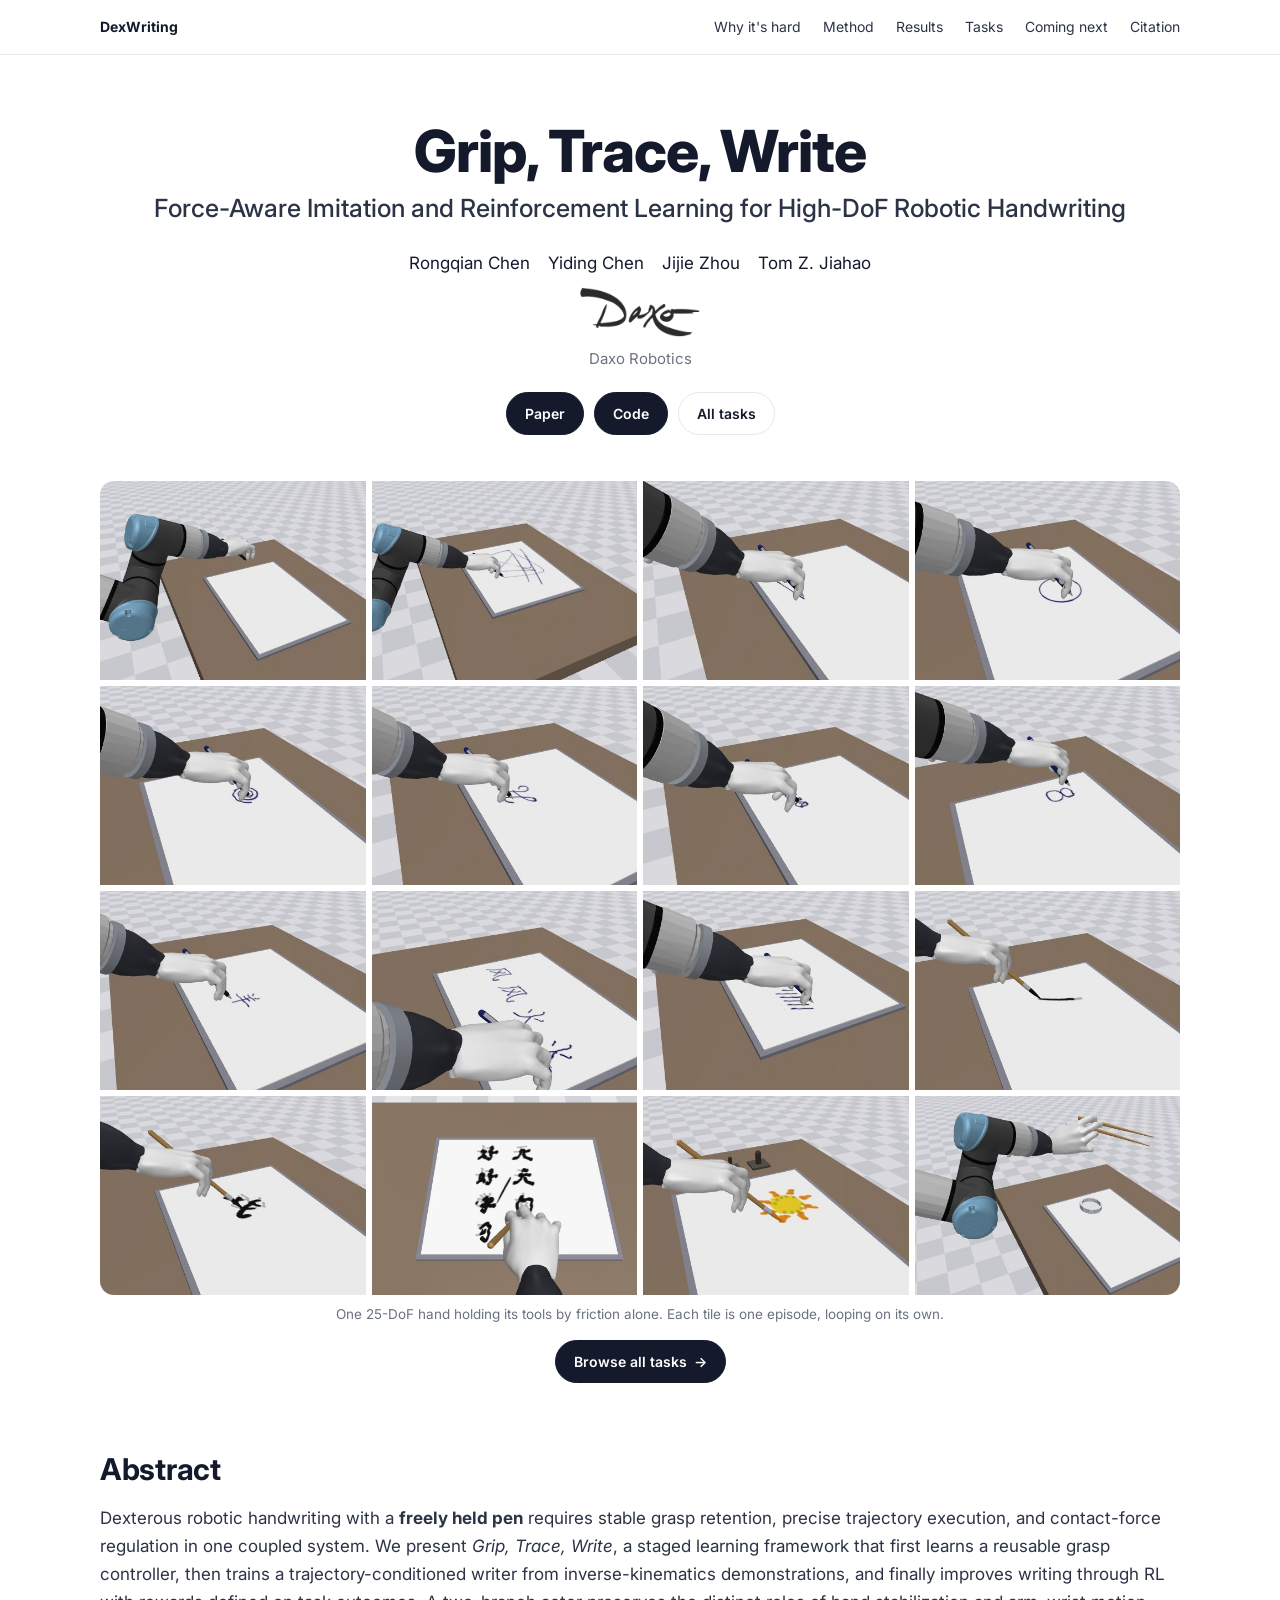
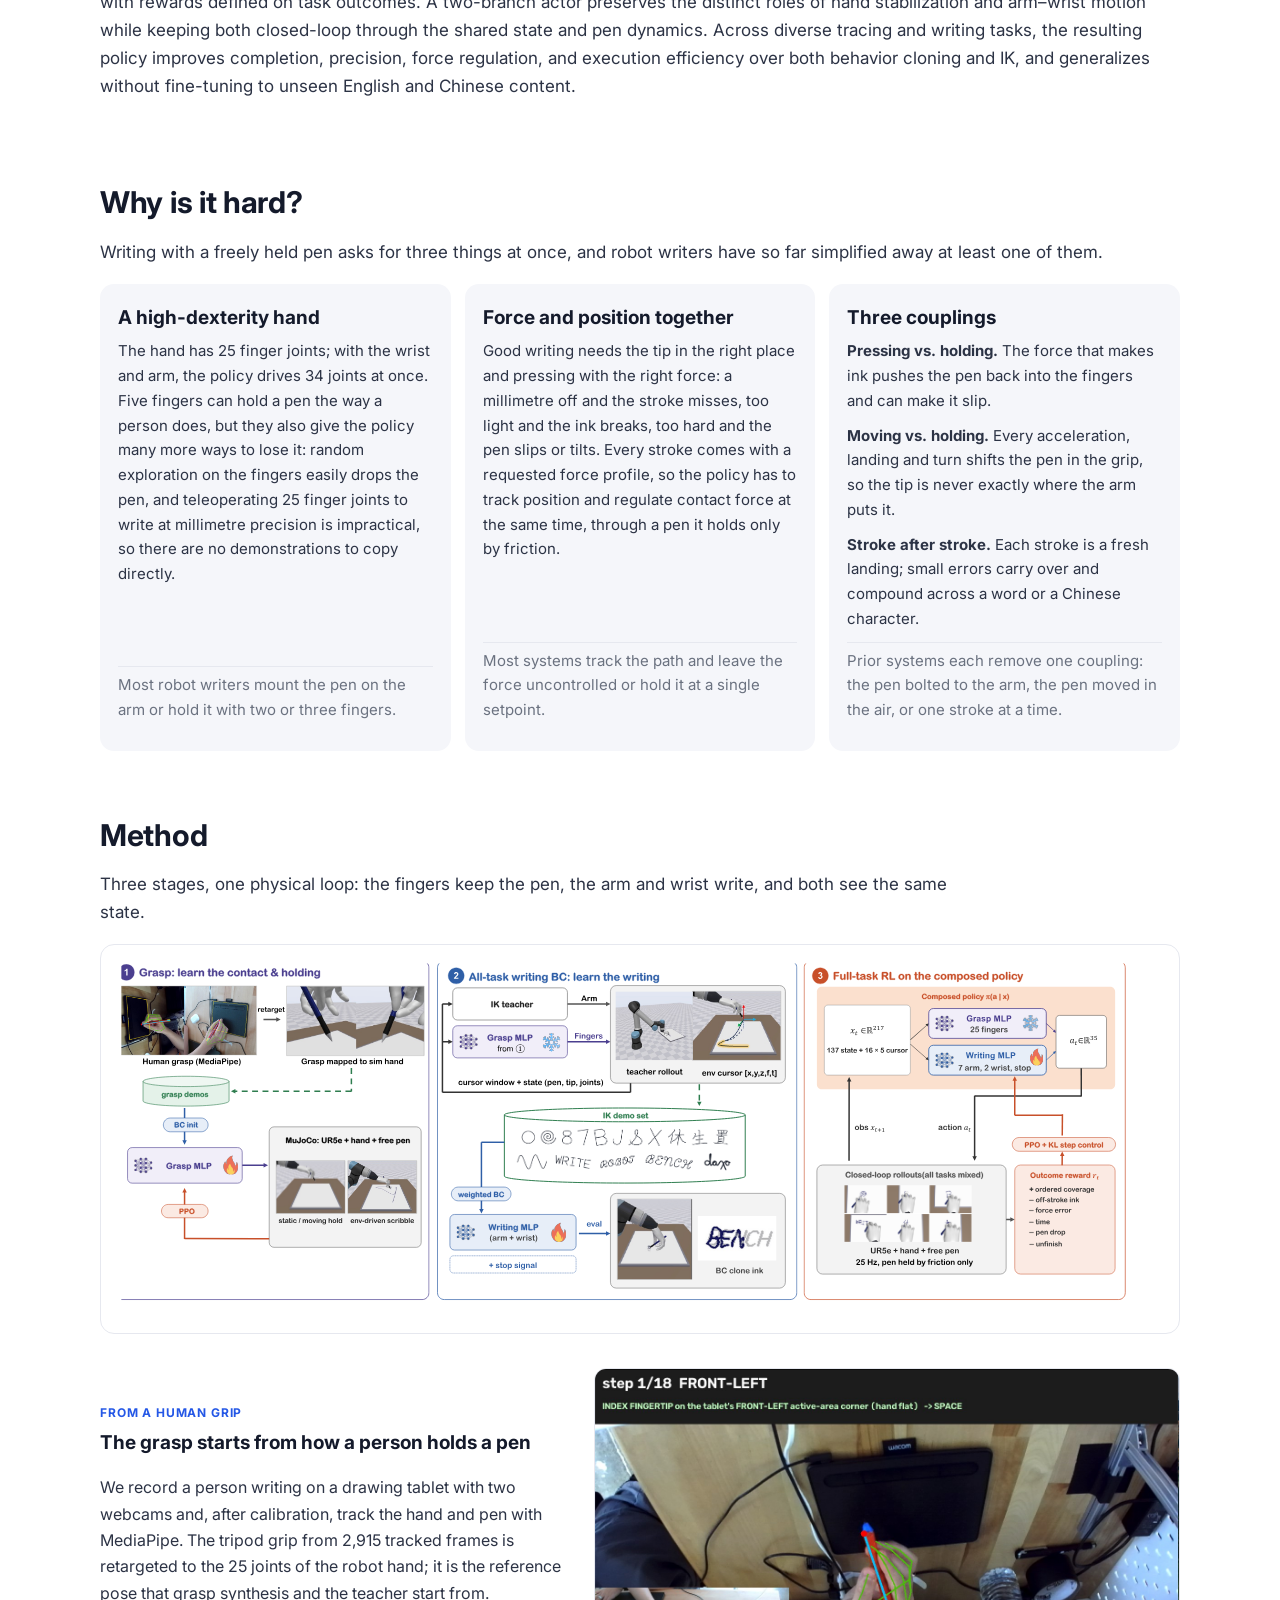
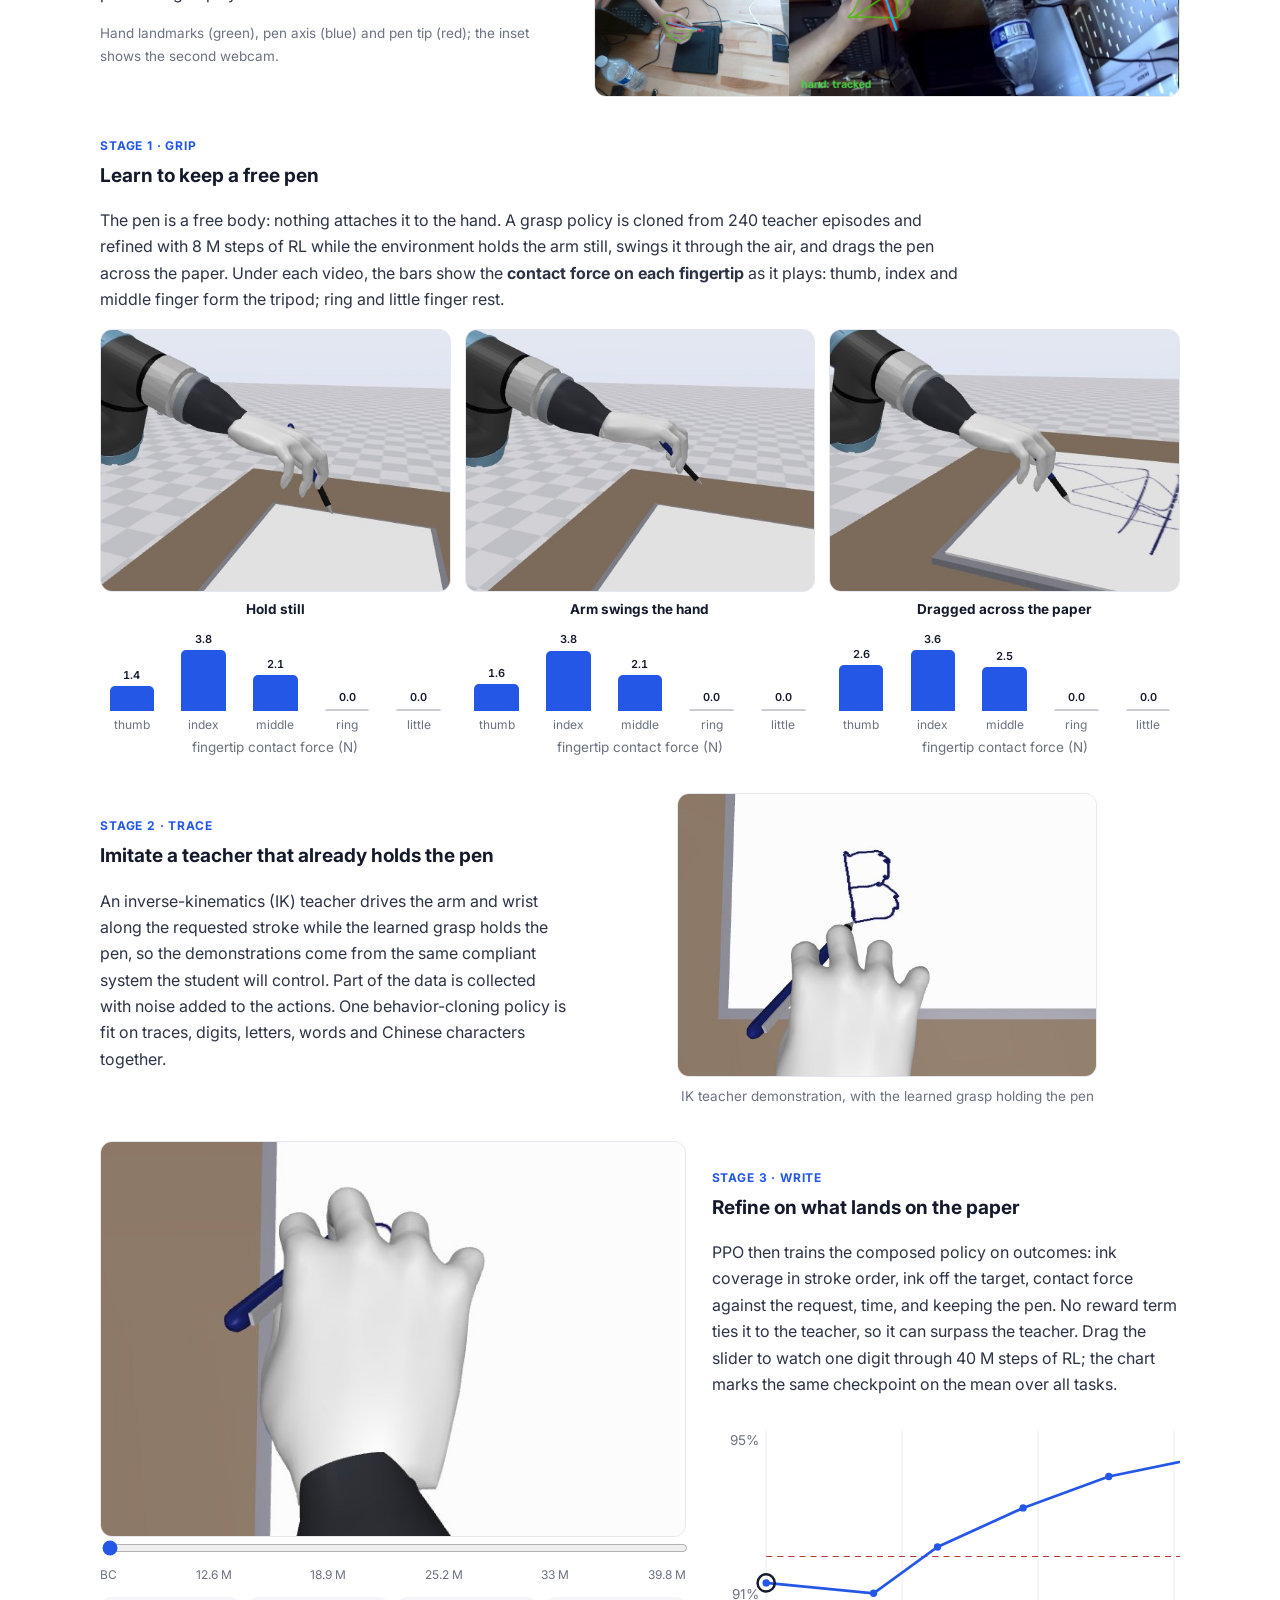
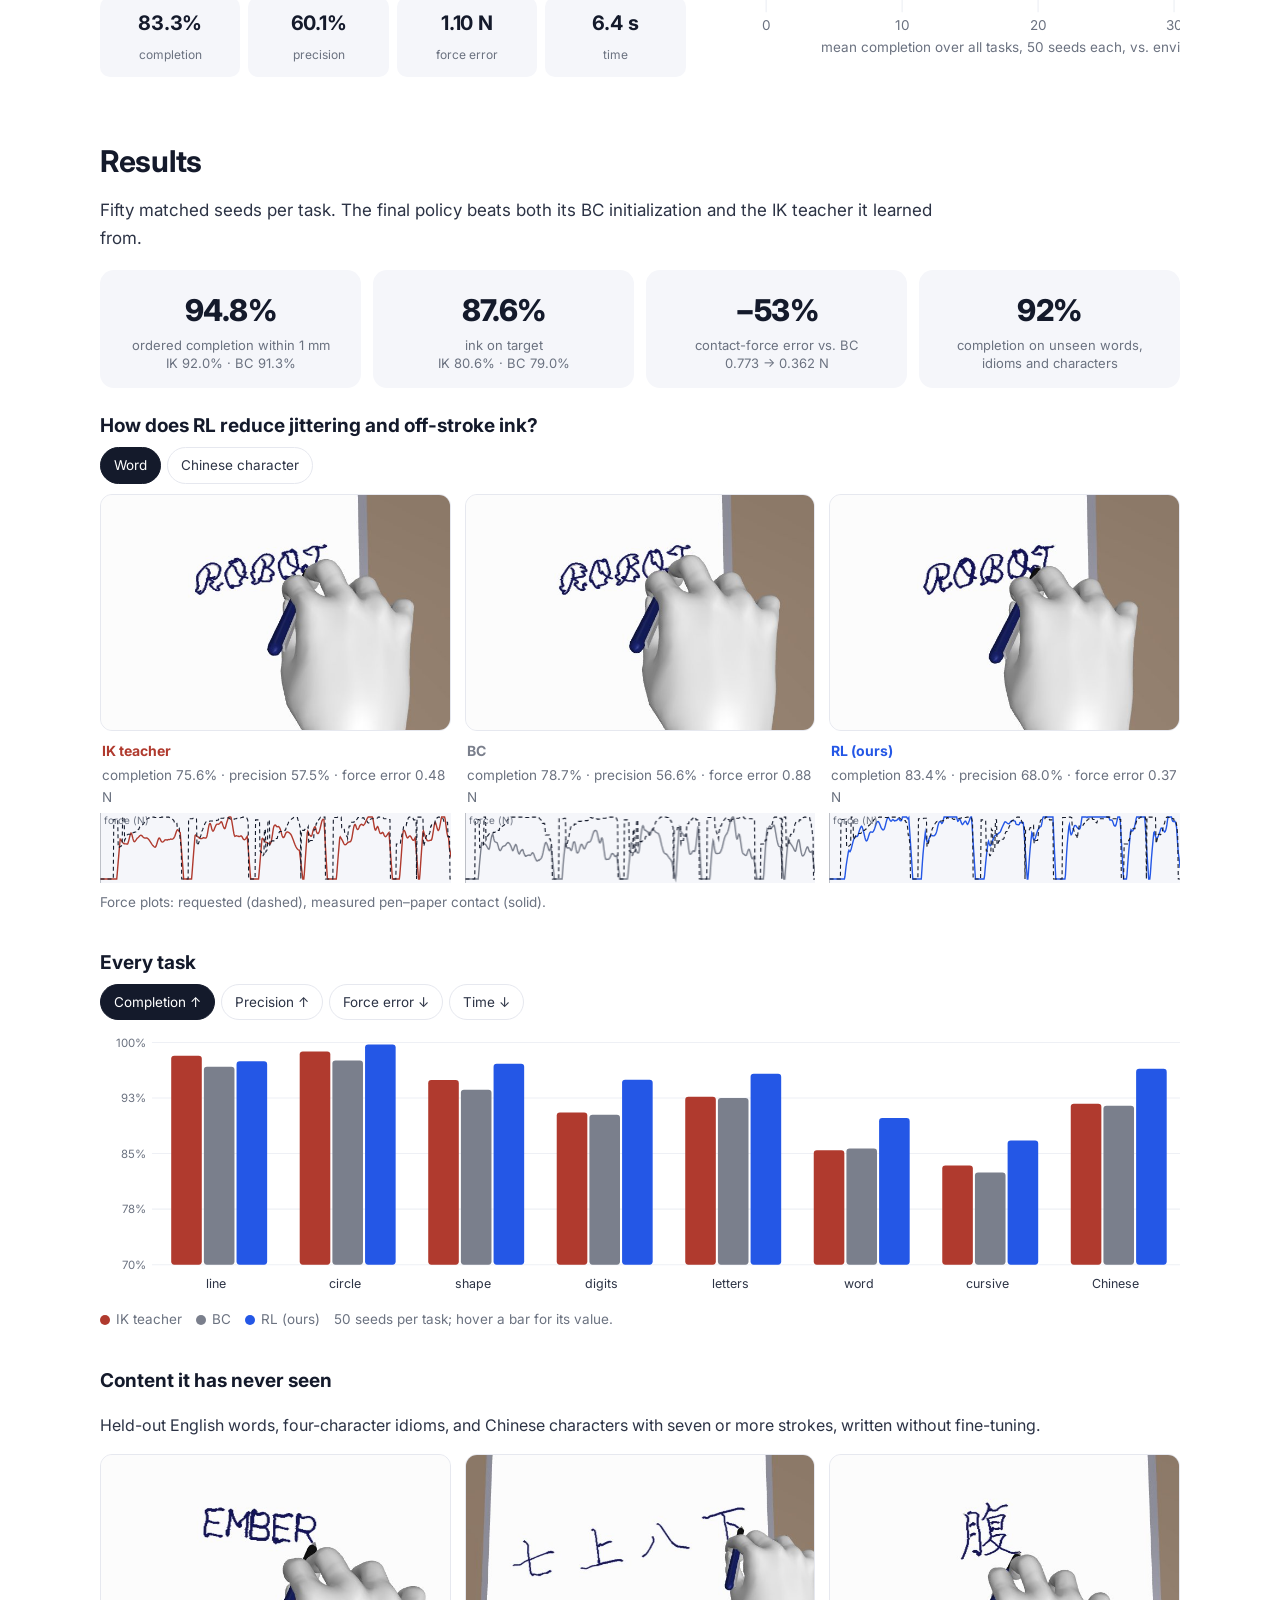
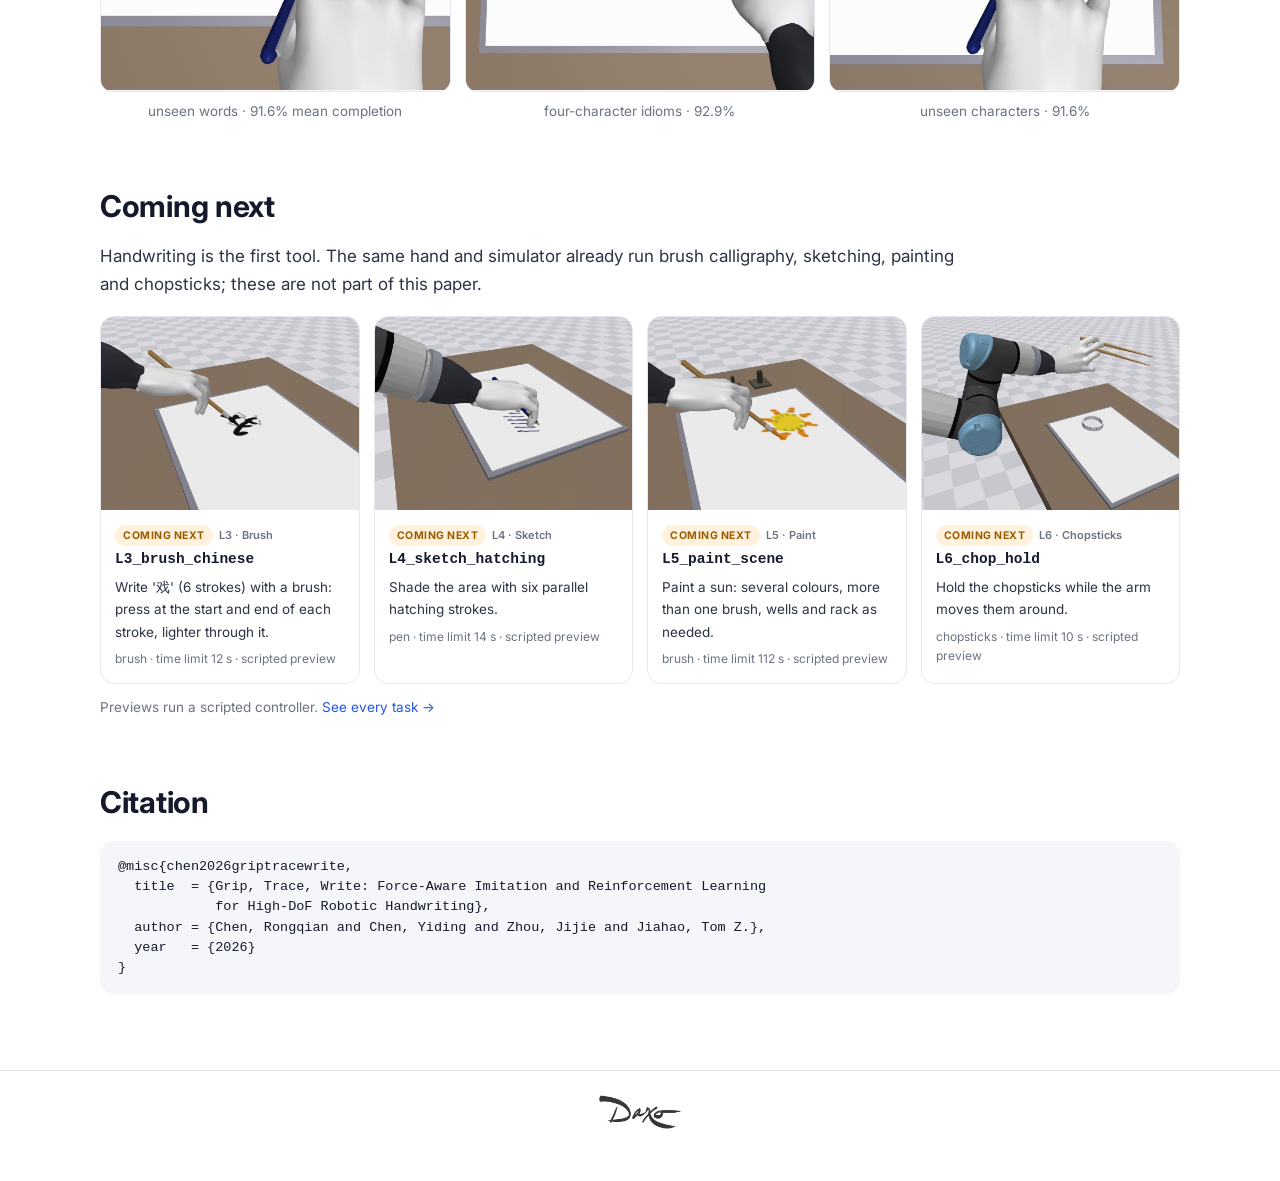
<file: website/site/index.html>
<!doctype html>
<html lang="en">
<head>
<meta charset="utf-8">
<meta name="viewport" content="width=device-width, initial-scale=1">
<title>DexWriting · Grip, Trace, Write</title>
<meta name="description" content="Force-aware imitation and reinforcement learning for high-DoF robotic handwriting with a freely held pen.">
<link rel="icon" href="media/logo.svg">
<link rel="preconnect" href="https://fonts.googleapis.com">
<link href="https://fonts.googleapis.com/css2?family=Inter:wght@400;500;600;700;800&display=swap" rel="stylesheet">
<link rel="stylesheet" href="style.css?v=3">
</head>
<body>
<nav><div class="wrap">
  <a class="brand" href="#">DexWriting</a>
  <a class="hide-sm" href="#why">Why it's hard</a>
  <a class="hide-sm" href="#method">Method</a>
  <a class="hide-sm" href="#results">Results</a>
  <a href="tasks.html">Tasks</a>
  <a class="hide-sm" href="#next">Coming next</a>
  <a class="hide-sm" href="#cite">Citation</a>
</div></nav>

<div class="wrap">
<header>
  <h1>Grip, Trace, Write</h1>
  <p class="subtitle">Force-Aware Imitation and Reinforcement Learning for High-DoF Robotic Handwriting</p>
  <p class="authors"><span>Rongqian Chen</span><span>Yiding Chen</span><span>Jijie Zhou</span><span>Tom Z. Jiahao</span></p>
  <p class="aff"><a href="https://daxo-robotics.com/" target="_blank" rel="noopener" title="Daxo Robotics"><img class="wordmark" src="media/daxo_wordmark.png" alt="Daxo Robotics" style="height:50px;width:auto"></a><span class="aff-name">Daxo Robotics</span></p>
  <div class="links">
    <a class="btn" href="media/paper.pdf" target="_blank" rel="noopener">Paper</a>
    <a class="btn" href="https://github.com/WillChan9/DexWriting" target="_blank" rel="noopener">Code</a>
    <a class="btn ghost" href="tasks.html">All tasks</a>
  </div>
</header>

<div class="hero-grid" id="hero"></div>
<p class="note" style="text-align:center">One 25-DoF hand holding its tools by friction alone. Each tile is one episode, looping on its own.</p>
<p class="hero-cta"><a class="btn" href="tasks.html">Browse all tasks <span class="arrow" aria-hidden="true">&rarr;</span></a></p>

<section id="abstract">
  <h2>Abstract</h2>
  <p class="lead" style="max-width:none">Dexterous robotic handwriting with a <b>freely held pen</b> requires stable grasp retention, precise trajectory execution, and contact-force regulation in one coupled system. We present <em>Grip, Trace, Write</em>, a staged learning framework that first learns a reusable grasp controller, then trains a trajectory-conditioned writer from inverse-kinematics demonstrations, and finally improves writing through RL with rewards defined on task outcomes. A two-branch actor preserves the distinct roles of hand stabilization and arm&ndash;wrist motion while keeping both closed-loop through the shared state and pen dynamics. Across diverse tracing and writing tasks, the resulting policy improves completion, precision, force regulation, and execution efficiency over both behavior cloning and IK, and generalizes without fine-tuning to unseen English and Chinese content.</p>
</section>

<section id="why">
  <h2>Why is it hard?</h2>
  <p class="lead" style="max-width:none">Writing with a freely held pen asks for three things at once, and robot writers have so far simplified away at least one of them.</p>
  <div class="grid3 why">
    <div class="soft">
      <h3>A high-dexterity hand</h3>
      <p>The hand has 25 finger joints; with the wrist and arm, the policy drives 34 joints at once. Five fingers can hold a pen the way a person does, but they also give the policy many more ways to lose it: random exploration on the fingers easily drops the pen, and teleoperating 25 finger joints to write at millimetre precision is impractical, so there are no demonstrations to copy directly.</p>
      <p class="note">Most robot writers mount the pen on the arm or hold it with two or three fingers.</p>
    </div>
    <div class="soft">
      <h3>Force and position together</h3>
      <p>Good writing needs the tip in the right place and pressing with the right force: a millimetre off and the stroke misses, too light and the ink breaks, too hard and the pen slips or tilts. Every stroke comes with a requested force profile, so the policy has to track position and regulate contact force at the same time, through a pen it holds only by friction.</p>
      <p class="note">Most systems track the path and leave the force uncontrolled or hold it at a single setpoint.</p>
    </div>
    <div class="soft">
      <h3>Three couplings</h3>
      <p><b>Pressing vs. holding.</b> The force that makes ink pushes the pen back into the fingers and can make it slip.</p>
      <p><b>Moving vs. holding.</b> Every acceleration, landing and turn shifts the pen in the grip, so the tip is never exactly where the arm puts it.</p>
      <p><b>Stroke after stroke.</b> Each stroke is a fresh landing; small errors carry over and compound across a word or a Chinese character.</p>
      <p class="note">Prior systems each remove one coupling: the pen bolted to the arm, the pen moved in the air, or one stroke at a time.</p>
    </div>
  </div>
</section>

<section id="method">
  <h2>Method</h2>
  <p class="lead">Three stages, one physical loop: the fingers keep the pen, the arm and wrist write, and both see the same state.</p>
  <div class="panel"><img src="media/pipeline.svg" alt="Training pipeline"></div>

  <div class="stage">
    <div>
      <span class="tagline">FROM A HUMAN GRIP</span>
      <h3>The grasp starts from how a person holds a pen</h3>
      <p>We record a person writing on a drawing tablet with two webcams and, after calibration, track the hand and pen with MediaPipe. The tripod grip from 2,915 tracked frames is retargeted to the 25 joints of the robot hand; it is the reference pose that grasp synthesis and the teacher start from.</p>
      <p class="note">Hand landmarks (green), pen axis (blue) and pen tip (red); the inset shows the second webcam.</p>
    </div>
    <img class="vid" src="media/human_grip.jpg" alt="Human tripod grip tracked with MediaPipe during calibration">
  </div>

  <div style="margin-top:34px">
    <span class="tagline" style="display:inline-block;font-size:12px;font-weight:700;color:var(--acc);letter-spacing:.07em;margin-bottom:4px">STAGE 1 · GRIP</span>
    <h3>Learn to keep a free pen</h3>
    <p style="max-width:860px">The pen is a free body: nothing attaches it to the hand. A grasp policy is cloned from 240 teacher episodes and refined with 8&nbsp;M steps of RL while the environment holds the arm still, swings it through the air, and drags the pen across the paper. Under each video, the bars show the <b>contact force on each fingertip</b> as it plays: thumb, index and middle finger form the tripod; ring and little finger rest.</p>
    <div class="grid3" id="grasp">
      <figure style="margin:0"><video class="vid" data-task="L0_hold_static" src="media/grasp/L0_hold_static.mp4" poster="media/grasp/L0_hold_static.jpg" muted loop playsinline></video>
        <p class="note" style="text-align:center;margin:6px 0 0"><b style="color:var(--ink)">Hold still</b></p>
        <div class="bars" data-task="L0_hold_static"></div></figure>
      <figure style="margin:0"><video class="vid" data-task="L0_hold_moving" src="media/grasp/L0_hold_moving.mp4" poster="media/grasp/L0_hold_moving.jpg" muted loop playsinline></video>
        <p class="note" style="text-align:center;margin:6px 0 0"><b style="color:var(--ink)">Arm swings the hand</b></p>
        <div class="bars" data-task="L0_hold_moving"></div></figure>
      <figure style="margin:0"><video class="vid" data-task="L0_scribble" src="media/grasp/L0_scribble.mp4" poster="media/grasp/L0_scribble.jpg" muted loop playsinline></video>
        <p class="note" style="text-align:center;margin:6px 0 0"><b style="color:var(--ink)">Dragged across the paper</b></p>
        <div class="bars" data-task="L0_scribble"></div></figure>
      </div>
  </div>

  <div class="stage">
    <div>
      <span class="tagline">STAGE 2 · TRACE</span>
      <h3>Imitate a teacher that already holds the pen</h3>
      <p>An inverse-kinematics (IK) teacher drives the arm and wrist along the requested stroke while the learned grasp holds the pen, so the demonstrations come from the same compliant system the student will control. Part of the data is collected with noise added to the actions. One behavior-cloning policy is fit on traces, digits, letters, words and Chinese characters together.</p>
    </div>
    <figure style="margin:0 auto;max-width:420px;width:100%"><video class="vid" src="media/dart/clean.mp4" poster="media/dart/clean.jpg" muted loop playsinline></video><p class="note" style="text-align:center">IK teacher demonstration, with the learned grasp holding the pen</p></figure>
  </div>

  <div class="stage rev">
    <div>
      <video class="vid" id="prog-video" src="media/progress/bc.mp4" poster="media/progress/bc.jpg" muted loop playsinline></video>
      <input type="range" id="prog-slider" min="0" max="5" step="1" value="0" aria-label="RL checkpoint">
      <div class="ticks" id="prog-ticks"></div>
      <div class="kpis" id="prog-kpis"></div>
    </div>
    <div>
      <span class="tagline">STAGE 3 · WRITE</span>
      <h3>Refine on what lands on the paper</h3>
      <p>PPO then trains the composed policy on outcomes: ink coverage in stroke order, ink off the target, contact force against the request, time, and keeping the pen. No reward term ties it to the teacher, so it can surpass the teacher. Drag the slider to watch one digit through 40&nbsp;M steps of RL; the chart marks the same checkpoint on the mean over all tasks.</p>
      <div class="chart" id="curve"></div>
    </div>
  </div>

</section>

<section id="results">
  <h2>Results</h2>
  <p class="lead">Fifty matched seeds per task. The final policy beats both its BC initialization and the IK teacher it learned from.</p>
  <div class="stats">
    <div class="stat"><div class="v">94.8%</div><div class="k">ordered completion within 1&nbsp;mm<br>IK 92.0% · BC 91.3%</div></div>
    <div class="stat"><div class="v">87.6%</div><div class="k">ink on target<br>IK 80.6% · BC 79.0%</div></div>
    <div class="stat"><div class="v">&minus;53%</div><div class="k">contact-force error vs. BC<br>0.773 &rarr; 0.362&nbsp;N</div></div>
    <div class="stat"><div class="v">92%</div><div class="k">completion on unseen words,<br>idioms and characters</div></div>
  </div>

  <h3>How does RL reduce jittering and off-stroke ink?</h3>
  <div class="tabs" id="cmp-tabs"><button class="tab on" data-ep="word">Word</button><button class="tab" data-ep="chinese">Chinese character</button>
</div>
  <div class="cmp" id="cmp"></div>
  <p class="note">Force plots: requested (dashed), measured pen&ndash;paper contact (solid).</p>

  <h3 style="margin-top:34px">Every task</h3>
  <div class="tabs" id="metric-tabs">
    <button class="tab on" data-m="completion">Completion &uarr;</button><button class="tab" data-m="precision">Precision &uarr;</button>
    <button class="tab" data-m="force_mae_N">Force error &darr;</button><button class="tab" data-m="time_s">Time &darr;</button></div>
  <div class="chart" id="bars"></div>
  <div class="legend"><span><i class="dot" style="background:var(--ik)"></i>IK teacher</span><span><i class="dot" style="background:var(--bc)"></i>BC</span><span><i class="dot" style="background:var(--rl)"></i>RL (ours)</span><span>50 seeds per task; hover a bar for its value.</span></div>

  <h3 style="margin-top:34px">Content it has never seen</h3>
  <p>Held-out English words, four-character idioms, and Chinese characters with seven or more strokes, written without fine-tuning.</p>
  <div class="grid3">
    <figure style="margin:0"><video class="vid" src="media/zeroshot/word.mp4" poster="media/zeroshot/word.jpg" muted loop playsinline></video><p class="note" style="text-align:center">unseen words · 91.6% mean completion</p></figure>
    <figure style="margin:0"><video class="vid" src="media/zeroshot/idiom.mp4" poster="media/zeroshot/idiom.jpg" muted loop playsinline></video><p class="note" style="text-align:center">four-character idioms · 92.9%</p></figure>
    <figure style="margin:0"><video class="vid" src="media/zeroshot/chinese.mp4" poster="media/zeroshot/chinese.jpg" muted loop playsinline></video><p class="note" style="text-align:center">unseen characters · 91.6%</p></figure>
  </div>
</section>

<section id="next">
  <h2>Coming next</h2>
  <p class="lead">Handwriting is the first tool. The same hand and simulator already run brush calligraphy, sketching, painting and chopsticks; these are not part of this paper.</p>
  <div class="cards" id="next-cards"></div>
  <p class="note" style="margin-top:12px">Previews run a scripted controller. <a href="tasks.html">See every task &rarr;</a></p>
</section>

<section id="cite">
  <h2>Citation</h2>
<pre>@misc{chen2026griptracewrite,
  title  = {Grip, Trace, Write: Force-Aware Imitation and Reinforcement Learning
            for High-DoF Robotic Handwriting},
  author = {Chen, Rongqian and Chen, Yiding and Zhou, Jijie and Jiahao, Tom Z.},
  year   = {2026}
}</pre>
</section>
</div>

<footer><div class="wrap">
  <a href="https://daxo-robotics.com/" target="_blank" rel="noopener"><img class="wordmark-sm" src="media/daxo_wordmark.png" alt="Daxo Robotics"></a>
</div></footer>

<script src="media/data/data.js"></script>
<script src="site.js"></script>
<script>
// hero: each tile its own episode and loop length
const HERO = ["L0_hold_moving","L0_scribble","L1_trace_line","L1_trace_circle","L1_trace_shape","L2_write_letters",
  "L2_write_word","L2_write_digits","L2_write_chinese","E2_write_idiom","L4_sketch_hatching","L3_brush_stroke",
  "L3_brush_chinese","L3_brush_layout","L5_paint_scene","L6_chop_hold"];
document.getElementById("hero").innerHTML = HERO.map(t =>
  `<video src="media/tasks/${t}.mp4" poster="media/tasks/${t}.jpg" muted loop playsinline preload="auto" title="${t}"></video>`).join("");

// stage 1: three grasp videos, each with live finger-force bars
const FINGERS = ["thumb","index","middle","ring","little"];
document.querySelectorAll("#grasp .bars").forEach(el => {
  el.innerHTML = FINGERS.map((f, i) => `<div class="bar${i > 2 ? " idle" : ""}"><b class="v"></b><i></i><span>${f}</span></div>`).join("");
  el.insertAdjacentHTML("afterend", '<p class="note" style="text-align:center;margin-top:2px">fingertip contact force (N)</p>');
});
let graspLog = null;
loadJSON("media/data/grasp_forces.json").then(d => { graspLog = d; });
(function tick() {
  if (graspLog) document.querySelectorAll("#grasp video").forEach(v => {
    const L = graspLog[v.dataset.task]; if (!L) return;
    const r = L[Math.min(L.length - 1, Math.floor(v.currentTime * 25))];
    document.querySelectorAll(`#grasp .bars[data-task="${v.dataset.task}"] .bar`).forEach((b, i) => {
      const f = r.fingers[i] || 0;
      b.querySelector("i").style.height = Math.min(100, f / 6 * 100) + "%";
      b.querySelector(".v").textContent = f.toFixed(1); });
  });
  requestAnimationFrame(tick);
})();

// stage 3: progress slider + RL curve
Promise.all([loadJSON("media/data/progress.json"), loadJSON("media/data/results.json")]).then(([P, R]) => {
  const v = document.getElementById("prog-video"), s = document.getElementById("prog-slider");
  document.getElementById("prog-ticks").innerHTML = P.map(p => `<span>${p.name === "bc" ? "BC" : p.msteps + " M"}</span>`).join("");
  const kp = document.getElementById("prog-kpis");
  const show = i => {
    const p = P[i];
    if (!v.src.endsWith(`${p.name}.mp4`)) { v.src = `media/progress/${p.name}.mp4`; v.poster = `media/progress/${p.name}.jpg`; v.play().catch(() => {}); }
    kp.innerHTML = kpi("completion", pct(p.completion)) + kpi("precision", pct(p.precision)) +
      kpi("force error", p.force_mae_N.toFixed(2) + " N") + kpi("time", p.time_s.toFixed(1) + " s");
    curve(R.curve, R.ik_mean, p.msteps);
  };
  s.addEventListener("input", () => show(+s.value)); show(0);
});
function kpi(k, v) { return `<div class="kpi"><b>${v}</b><span>${k}</span></div>`; }
function curve(C, ik, mark) {
  const W = 520, H = 196, L = 44, B = 34, T = 14, Rr = 12;
  const ys = C.map(c => c.completion * 100);
  const lo = Math.min(...ys, ik.completion * 100) - 0.5, hi = Math.max(...ys, ik.completion * 100) + 0.5;
  const X = x => L + (x / 42) * (W - L - Rr), Y = y => T + (1 - (y - lo) / (hi - lo)) * (H - T - B);
  const path = C.map((c, i) => `${i ? "L" : "M"}${X(c.msteps)},${Y(c.completion * 100)}`).join("");
  const grid = [0, 10, 20, 30, 40].map(x => `<line x1="${X(x)}" x2="${X(x)}" y1="${T}" y2="${H - B}" stroke="#eef0f5"/><text x="${X(x)}" y="${H - B + 14}" font-size="11" text-anchor="middle" fill="#6b7280">${x}</text>`).join("");
  const yt = [Math.ceil(lo), Math.floor(hi)].map(y => `<text x="${L - 6}" y="${Y(y) + 4}" font-size="11" text-anchor="end" fill="#6b7280">${y}%</text>`).join("");
  const m = C.reduce((a, c) => Math.abs(c.msteps - mark) < Math.abs(a.msteps - mark) ? c : a);
  document.getElementById("curve").innerHTML = `<svg viewBox="0 0 ${W} ${H}" width="100%">${grid}${yt}
    <line x1="${L}" x2="${W - Rr}" y1="${Y(ik.completion * 100)}" y2="${Y(ik.completion * 100)}" stroke="var(--ik)" stroke-dasharray="5 4"/>
    <text x="${W - Rr}" y="${Y(ik.completion * 100) - 6}" font-size="11" text-anchor="end" fill="var(--ik)">IK teacher</text>
    <path d="${path}" fill="none" stroke="var(--rl)" stroke-width="2.2"/>
    ${C.map(c => `<circle cx="${X(c.msteps)}" cy="${Y(c.completion * 100)}" r="3" fill="var(--rl)"><title>${c.msteps} M steps: ${(c.completion * 100).toFixed(1)}%</title></circle>`).join("")}
    <circle cx="${X(m.msteps)}" cy="${Y(m.completion * 100)}" r="7" fill="none" stroke="var(--ink)" stroke-width="2"/>
    <text x="${(L + W) / 2}" y="${H - 2}" font-size="11" text-anchor="middle" fill="#6b7280">mean completion over all tasks, 50 seeds each, vs. environment steps (M)</text></svg>`;
}

// results: synced comparison
let CMP = null, ep = "word";
const WHO = [["ik", "IK teacher", "#b03a2e"], ["bc", "BC", "#7a7f8c"], ["rl", "RL (ours)", "#2457e6"]];
loadJSON("media/data/compare.json").then(d => { CMP = d; buildCmp(); });
function buildCmp() {
  document.getElementById("cmp").innerHTML = WHO.map(([k, name, col]) => {
    const m = CMP[`${ep}_${k}`].metrics;
    return `<div><video class="vid" data-k="${k}" src="media/compare/${ep}_${k}.mp4" poster="media/compare/${ep}_${k}.jpg" muted loop playsinline></video>
      <div class="who"><b style="color:${col}">${name}</b></div>
      <div class="note" style="margin:0 2px">completion ${pct(m.completion)} · precision ${pct(m.precision)} · force error ${m.force_mae_N.toFixed(2)} N</div>
      <canvas data-k="${k}"></canvas></div>`;
  }).join("");
  autoplayVisible();
}
tabs("cmp-tabs", b => { ep = b.dataset.ep; buildCmp(); });
(function drawCmp() {
  if (CMP) document.querySelectorAll("#cmp canvas").forEach(cv => {
    const k = cv.dataset.k, v = document.querySelector(`#cmp video[data-k="${k}"]`);
    plotForce(cv, CMP[`${ep}_${k}`], v ? v.currentTime : 0, WHO.find(w => w[0] === k)[2]);
  });
  requestAnimationFrame(drawCmp);
})();
function plotForce(cv, d, t, col) {
  const r = window.devicePixelRatio || 1, w = cv.clientWidth, h = cv.clientHeight;
  if (!w) return;
  if (cv.width !== Math.round(w * r)) { cv.width = Math.round(w * r); cv.height = Math.round(h * r); }
  const g = cv.getContext("2d"); g.setTransform(r, 0, 0, r, 0, 0); g.clearRect(0, 0, w, h);
  const T = d.t[d.t.length - 1] || 1, fmax = 2.5;
  const X = x => x / T * w, Y = y => h - 4 - Math.min(y, fmax) / fmax * (h - 8);
  g.fillStyle = "#f5f6fa"; g.fillRect(0, 0, w, h);
  const line = (arr, dash, c, lw) => { g.beginPath(); g.setLineDash(dash); g.strokeStyle = c; g.lineWidth = lw;
    arr.forEach((y, i) => { const x = X(d.t[i]); i ? g.lineTo(x, Y(y)) : g.moveTo(x, Y(y)); }); g.stroke(); };
  if (!d.f_pen_s) d.f_pen_s = d.f_pen.map((_, i) => { const a = d.f_pen.slice(Math.max(0, i - 3), i + 4); return a.reduce((x, y) => x + y, 0) / a.length; });
  line(d.f_pen_s, [], col, 1.4); line(d.f_req, [4, 3], "#141a2b", 1.1);
  g.setLineDash([]); g.strokeStyle = "#141a2b"; g.globalAlpha = .45; g.beginPath(); g.moveTo(X(Math.min(t, T)), 0); g.lineTo(X(Math.min(t, T)), h); g.stroke(); g.globalAlpha = 1;
  g.fillStyle = "#6b7280"; g.font = "10px Inter, sans-serif"; g.fillText("force (N)", 4, 11);
}

// results: per-task bars
let RES = null, metric = "completion";
loadJSON("media/data/results.json").then(d => { RES = d; drawBars(); });
tabs("metric-tabs", b => { metric = b.dataset.m; drawBars(); });
function drawBars() {
  const tasks = ["L1_trace_line","L1_trace_circle","L1_trace_shape","L2_write_digits","L2_write_letters","L2_write_word","L2_write_cursive","L2_write_chinese"];
  const label = {L1_trace_line:"line",L1_trace_circle:"circle",L1_trace_shape:"shape",L2_write_digits:"digits",L2_write_letters:"letters",L2_write_word:"word",L2_write_cursive:"cursive",L2_write_chinese:"Chinese"};
  const isPct = metric === "completion" || metric === "precision", scale = isPct ? 100 : 1;
  const unit = {completion:"%",precision:"%",force_mae_N:" N",time_s:" s"}[metric];
  const vals = tasks.flatMap(t => ["ik","bc","rl"].map(k => RES.per_task[k][t][metric] * scale));
  const lo = isPct ? Math.floor(Math.min(...vals) / 10) * 10 - 10 : 0, hi = isPct ? 100 : Math.max(...vals) * 1.08;
  const W = 1040, H = 260, L = 50, B = 34, T = 12, gw = (W - L) / tasks.length, bw = gw / 4.2;
  const Y = y => T + (1 - (y - lo) / (hi - lo)) * (H - T - B);
  let s = "";
  for (let i = 0; i <= 4; i++) { const y = lo + (hi - lo) * i / 4; s += `<line x1="${L}" x2="${W}" y1="${Y(y)}" y2="${Y(y)}" stroke="#eef0f5"/><text x="${L - 6}" y="${Y(y) + 4}" font-size="11" text-anchor="end" fill="#6b7280">${y.toFixed(isPct ? 0 : 1)}${unit}</text>`; }
  tasks.forEach((t, i) => {
    ["ik","bc","rl"].forEach((k, j) => {
      const v = RES.per_task[k][t][metric] * scale, x = L + i * gw + gw * 0.15 + j * (bw + 2);
      s += `<rect x="${x}" y="${Y(v)}" width="${bw}" height="${Math.max(0, Y(lo) - Y(v))}" rx="3" fill="var(--${k})"><title>${label[t]} · ${k.toUpperCase()}: ${v.toFixed(isPct ? 1 : 2)}${unit}</title></rect>`;
    });
    s += `<text x="${L + i * gw + gw / 2}" y="${H - 12}" font-size="12" text-anchor="middle" fill="#2c3345">${label[t]}</text>`;
  });
  document.getElementById("bars").innerHTML = `<svg viewBox="0 0 ${W} ${H}" width="100%">${s}</svg>`;
}

// coming next
loadJSON("media/data/tasks.json").then(rows => {
  const pick = ["L3_brush_chinese", "L4_sketch_hatching", "L5_paint_scene", "L6_chop_hold"];
  document.getElementById("next-cards").innerHTML = pick.map(id => card(rows.find(r => r.id === id))).join("");
  autoplayVisible();
});
autoplayVisible();
</script>
</body>
</html>
</file>
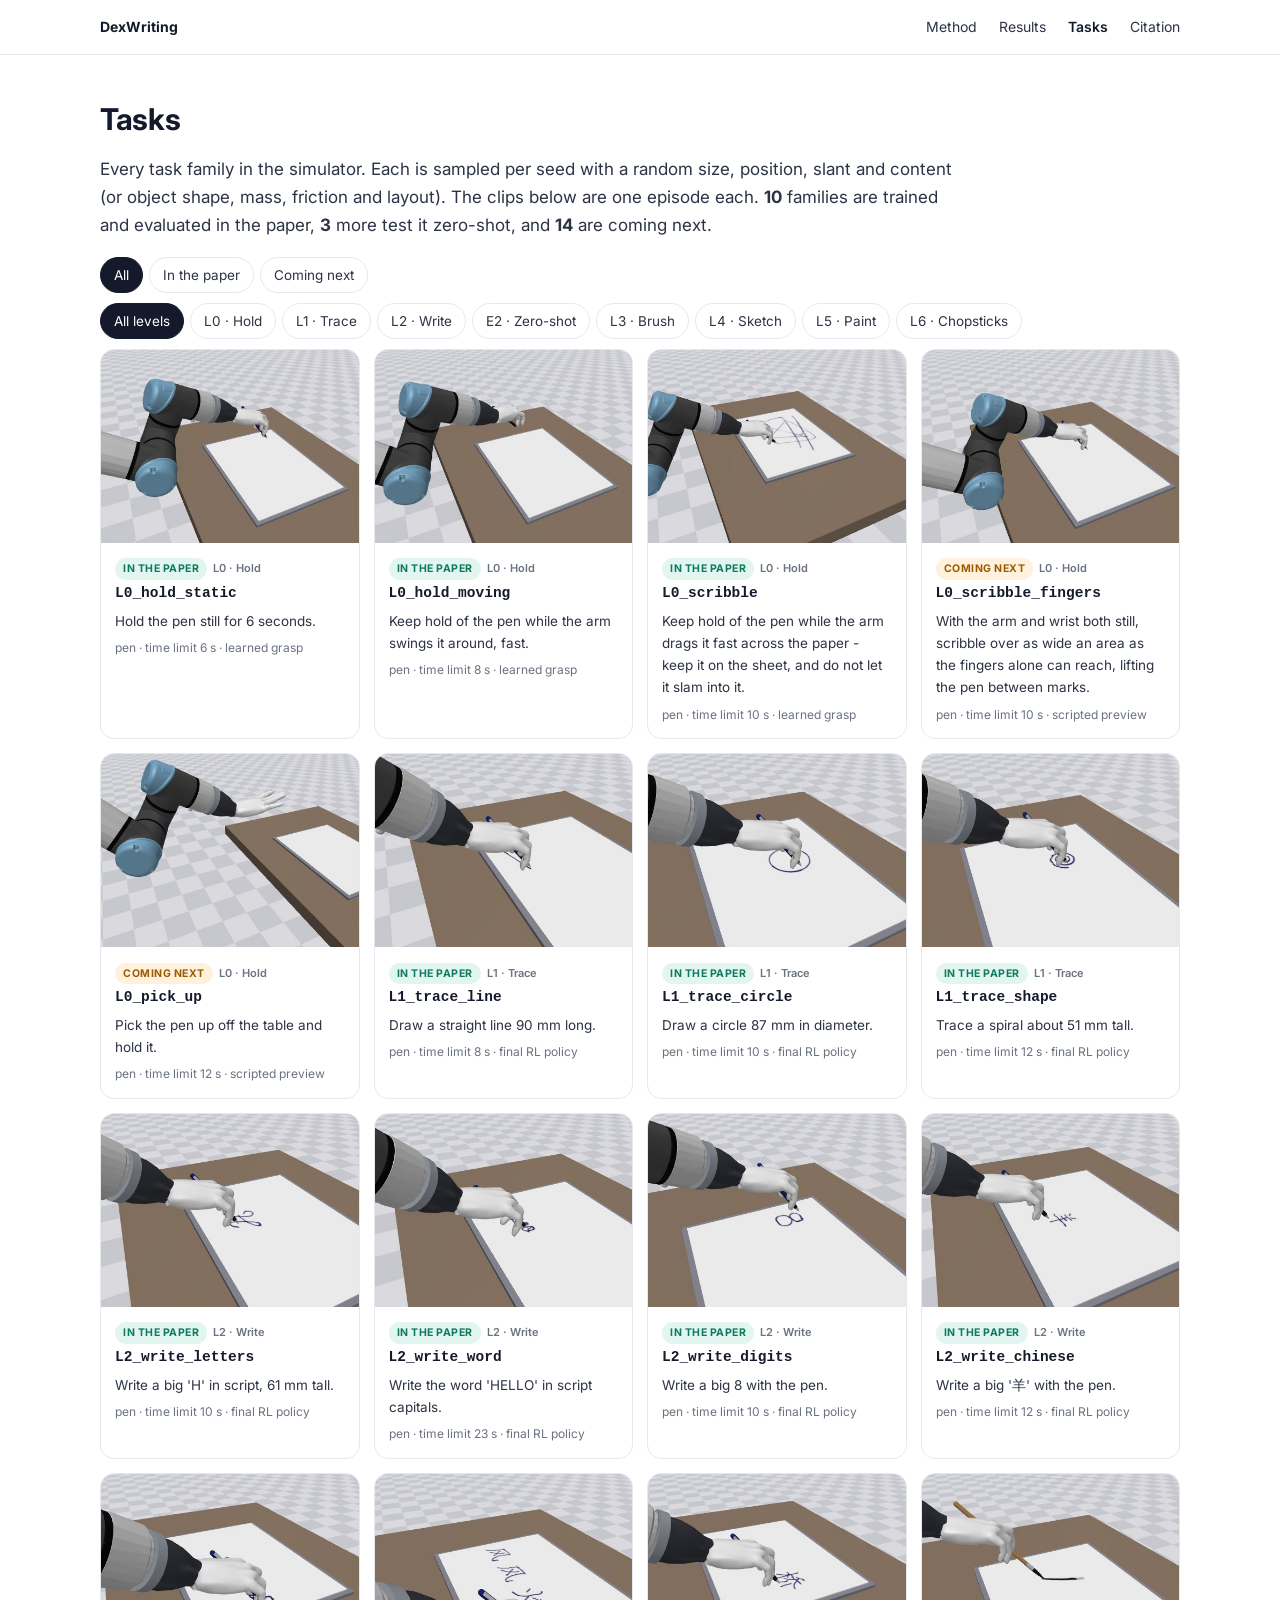
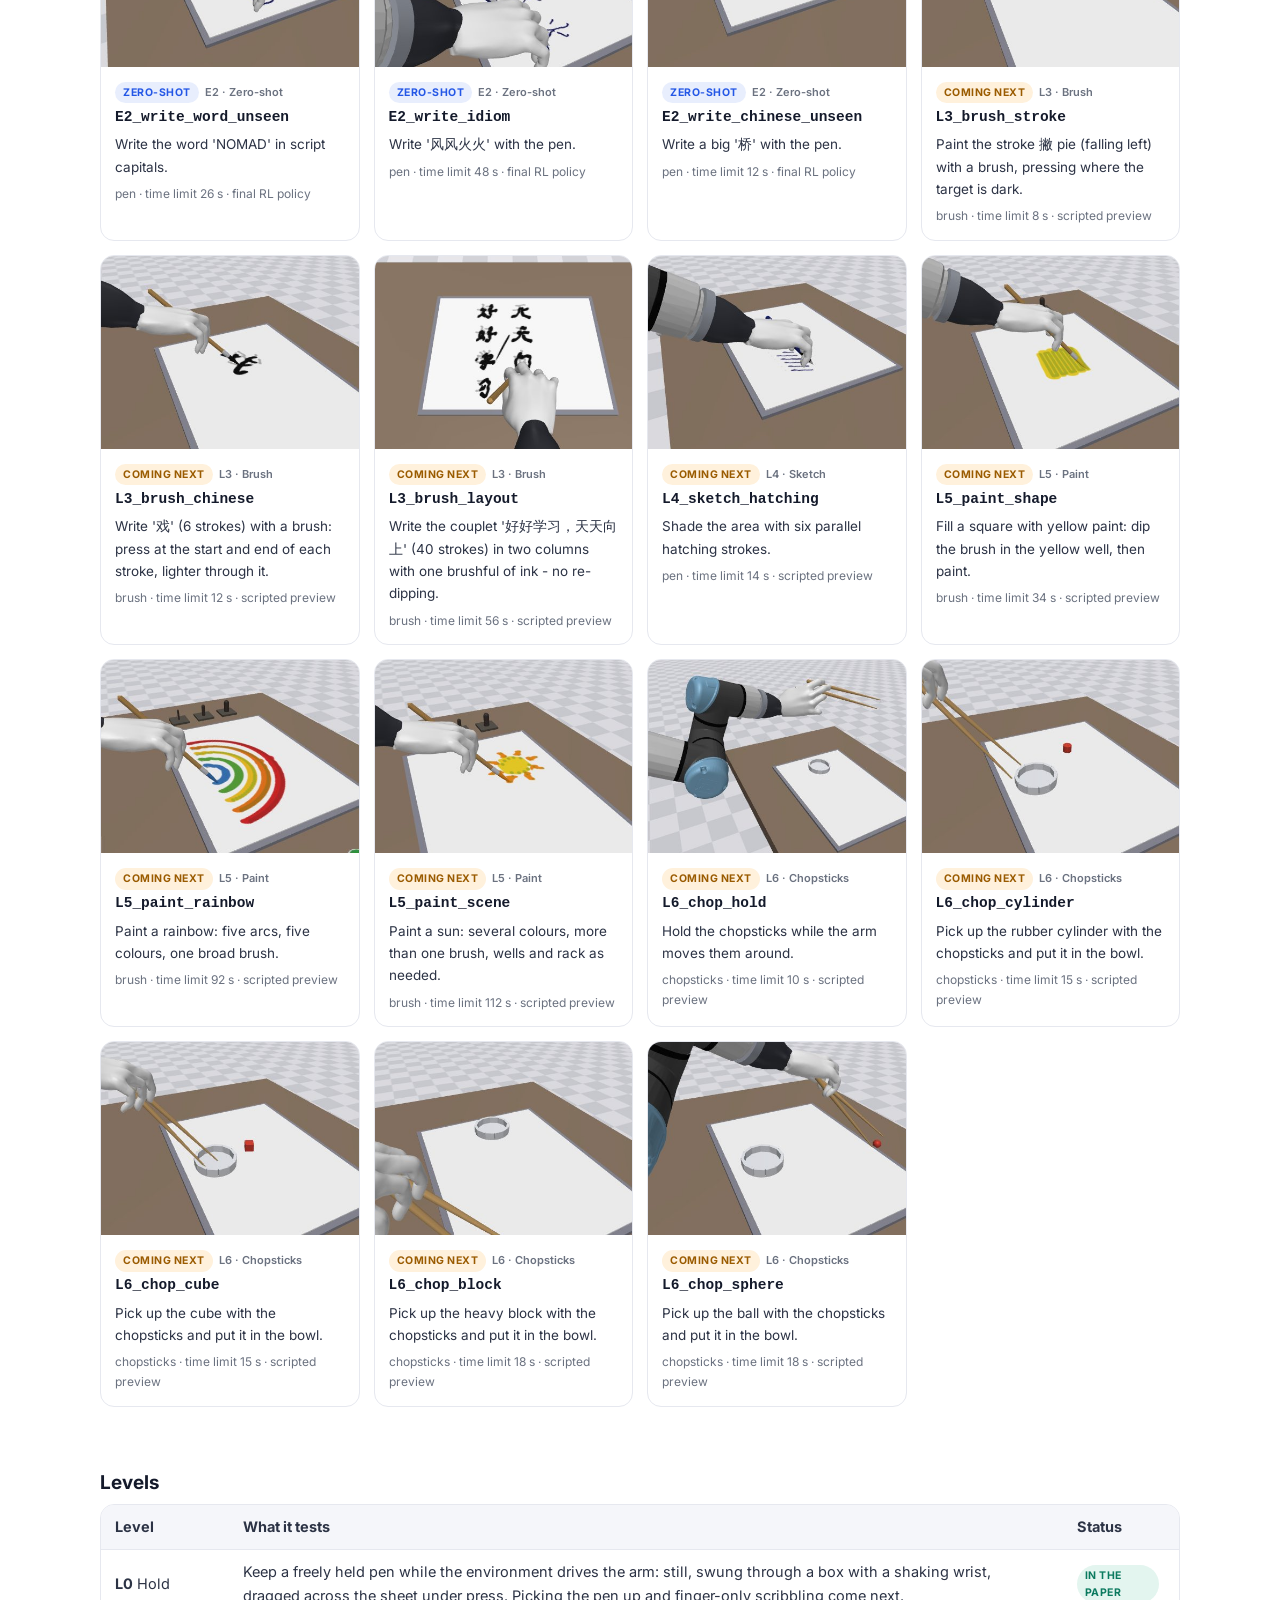
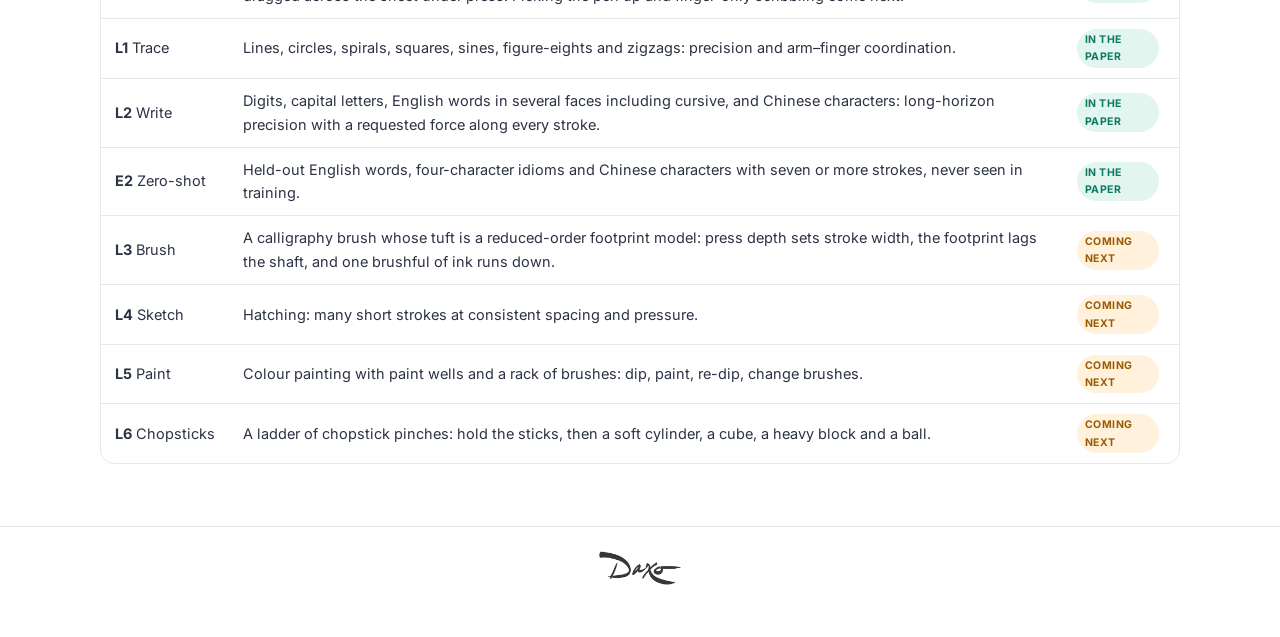
<file: website/site/tasks.html>
<!doctype html>
<html lang="en">
<head>
<meta charset="utf-8">
<meta name="viewport" content="width=device-width, initial-scale=1">
<title>Tasks · DexWriting</title>
<meta name="description" content="Every task family in the simulator: the ones in the paper and the ones coming next.">
<link rel="icon" href="media/logo.svg">
<link rel="preconnect" href="https://fonts.googleapis.com">
<link href="https://fonts.googleapis.com/css2?family=Inter:wght@400;500;600;700;800&display=swap" rel="stylesheet">
<link rel="stylesheet" href="style.css?v=3">
</head>
<body>
<nav><div class="wrap">
  <a class="brand" href="index.html">DexWriting</a>
  <a class="hide-sm" href="index.html#method">Method</a>
  <a class="hide-sm" href="index.html#results">Results</a>
  <a class="on" href="tasks.html">Tasks</a>
  <a class="hide-sm" href="index.html#cite">Citation</a>
</div></nav>

<div class="wrap">
<section style="padding-top:40px">
  <h2>Tasks</h2>
  <p class="lead" id="summary">Every task family in the simulator. Each is sampled per seed with a random size, position, slant and content (or object shape, mass, friction and layout). The clips below are one episode each.</p>
  <div class="tabs" id="status-tabs">
    <button class="tab on" data-s="all">All</button>
    <button class="tab" data-s="paper">In the paper</button>
    <button class="tab" data-s="next">Coming next</button>
  </div>
  <div class="tabs" id="level-tabs"></div>
  <div class="cards" id="cards"></div>
</section>

<section>
  <h3>Levels</h3>
  <div class="tablewrap panel" style="padding:0;overflow-x:auto"><table style="border-collapse:collapse;width:100%;font-size:14.5px" id="levels"></table></div>
</section>
</div>

<footer><div class="wrap">
  <a href="https://daxo-robotics.com/" target="_blank" rel="noopener"><img class="wordmark-sm" src="media/daxo_wordmark.png" alt="Daxo Robotics"></a>
</div></footer>

<script src="media/data/data.js"></script>
<script src="site.js"></script>
<script>
const LEVEL_TEXT = {
  L0: ["Hold", "Keep a freely held pen while the environment drives the arm: still, swung through a box with a shaking wrist, dragged across the sheet under press. Picking the pen up and finger-only scribbling come next.", "paper"],
  L1: ["Trace", "Lines, circles, spirals, squares, sines, figure-eights and zigzags: precision and arm–finger coordination.", "paper"],
  L2: ["Write", "Digits, capital letters, English words in several faces including cursive, and Chinese characters: long-horizon precision with a requested force along every stroke.", "paper"],
  E2: ["Zero-shot", "Held-out English words, four-character idioms and Chinese characters with seven or more strokes, never seen in training.", "paper"],
  L3: ["Brush", "A calligraphy brush whose tuft is a reduced-order footprint model: press depth sets stroke width, the footprint lags the shaft, and one brushful of ink runs down.", "next"],
  L4: ["Sketch", "Hatching: many short strokes at consistent spacing and pressure.", "next"],
  L5: ["Paint", "Colour painting with paint wells and a rack of brushes: dip, paint, re-dip, change brushes.", "next"],
  L6: ["Chopsticks", "A ladder of chopstick pinches: hold the sticks, then a soft cylinder, a cube, a heavy block and a ball.", "next"],
};
let ROWS = [], status = "all", level = "all";
loadJSON("media/data/tasks.json").then(rows => {
  const order = ["L0", "L1", "L2", "E2", "L3", "L4", "L5", "L6"];
  ROWS = rows.sort((a, b) => order.indexOf(a.level) - order.indexOf(b.level));
  const nPaper = rows.filter(r => r.paper && !r.zero_shot).length, nZs = rows.filter(r => r.zero_shot).length, nNext = rows.filter(r => !r.paper).length;
  document.getElementById("summary").innerHTML += ` <b>${nPaper}</b> families are trained and evaluated in the paper, <b>${nZs}</b> more test it zero-shot, and <b>${nNext}</b> are coming next.`;
  document.getElementById("level-tabs").innerHTML = `<button class="tab on" data-l="all">All levels</button>` +
    order.map(l => `<button class="tab" data-l="${l}">${l} · ${LEVEL_TEXT[l][0]}</button>`).join("");
  document.getElementById("levels").innerHTML = `<tr><th style="text-align:left;padding:10px 14px;background:var(--soft)">Level</th><th style="text-align:left;padding:10px 14px;background:var(--soft)">What it tests</th><th style="text-align:left;padding:10px 14px;background:var(--soft)">Status</th></tr>` +
    order.map(l => `<tr><td style="padding:10px 14px;border-top:1px solid var(--line);white-space:nowrap"><b>${l}</b> ${LEVEL_TEXT[l][0]}</td><td style="padding:10px 14px;border-top:1px solid var(--line)">${LEVEL_TEXT[l][1]}</td><td style="padding:10px 14px;border-top:1px solid var(--line)">${LEVEL_TEXT[l][2] === "paper" ? '<span class="badge paper">IN THE PAPER</span>' : '<span class="badge next">COMING NEXT</span>'}</td></tr>`).join("");
  tabs("status-tabs", b => { status = b.dataset.s; render(); });
  tabs("level-tabs", b => { level = b.dataset.l; render(); });
  render();
});
function render() {
  document.getElementById("cards").innerHTML = ROWS
    .filter(r => (status === "all" || (status === "paper") === r.paper) && (level === "all" || r.level === level))
    .map(card).join("");
  autoplayVisible();
}
</script>
</body>
</html>
</file>
<file: website/site/style.css>
:root{--ink:#141a2b;--body:#2c3345;--muted:#6b7280;--line:#e6e8ef;--soft:#f5f6fa;--card:#fff;--acc:#2457e6;--acc-soft:#e8eefd;
--good:#0f9d7a;--ik:#b03a2e;--bc:#7a7f8c;--rl:#2457e6;--radius:14px}
*{box-sizing:border-box}
html{scroll-behavior:smooth}
body{margin:0;background:#fff;color:var(--body);font:16px/1.65 Inter,system-ui,-apple-system,Segoe UI,Roboto,sans-serif}
a{color:var(--acc);text-decoration:none}a:hover{text-decoration:underline}
img,video{max-width:100%;display:block}
video{background:var(--soft)}
.wrap{max-width:1120px;margin:0 auto;padding:0 20px}
nav{position:sticky;top:0;z-index:20;background:rgba(255,255,255,.93);backdrop-filter:blur(8px);border-bottom:1px solid var(--line)}
nav .wrap{display:flex;align-items:center;gap:22px;height:54px;font-size:14px}
nav .brand{font-weight:700;color:var(--ink);margin-right:auto}
nav a{color:var(--body)}nav a.on{color:var(--ink);font-weight:600}
header{text-align:center;padding:52px 0 14px}
.org{display:inline-flex;align-items:center;gap:8px;color:var(--ink);font-weight:600;font-size:14px}
.org img.wordmark{height:62px;width:auto}
footer .wordmark-sm{height:34px;width:auto;display:inline-block;margin-bottom:6px;opacity:.85}
h1{margin:14px auto 6px;font-size:clamp(34px,6vw,58px);line-height:1.05;letter-spacing:-.02em;color:var(--ink);font-weight:800}
.subtitle{margin:0 auto;max-width:none;font-size:clamp(18px,2.25vw,25px);font-weight:500}
.authors{display:flex;flex-wrap:wrap;justify-content:center;gap:2px 18px;margin:20px 0 2px;font-size:17px;color:var(--ink)}.authors span{white-space:nowrap}
.aff{margin:10px 0 0;color:var(--muted);font-size:15px}.aff a{display:block}.aff img.wordmark{display:inline-block;opacity:.9}.aff-name{display:block;margin-top:2px}.aff a:hover img{opacity:1}
.links{display:flex;flex-wrap:wrap;justify-content:center;gap:10px;margin:20px 0 6px}
.btn{display:inline-flex;align-items:center;gap:7px;padding:9px 18px;border-radius:999px;background:var(--ink);color:#fff;font-weight:600;font-size:14px;border:1px solid var(--ink);cursor:pointer}
.btn:hover{text-decoration:none;opacity:.88}
.btn.ghost{background:#fff;color:var(--ink);border-color:var(--line)}
.btn .soon{font-size:11px;font-weight:500;opacity:.7}
section{padding:54px 0 6px}
h2{font-size:30px;letter-spacing:-.01em;color:var(--ink);margin:0 0 10px}
h3{font-size:19px;color:var(--ink);margin:0 0 6px}
.lead{font-size:17px;max-width:860px;margin:0 0 18px}
.note{font-size:13.5px;color:var(--muted);margin:8px 0 0}
.panel{border:1px solid var(--line);border-radius:var(--radius);padding:18px;background:#fff}
.soft{background:var(--soft);border-radius:var(--radius);padding:18px}
.why .soft{display:flex;flex-direction:column}.why .soft p{margin:0 0 10px;font-size:15px}.why .soft .note{margin-top:auto;padding-top:6px;border-top:1px solid var(--line)}
.grid2{display:grid;grid-template-columns:1fr 1fr;gap:18px;align-items:start}
.grid3{display:grid;grid-template-columns:repeat(3,1fr);gap:14px}
.vid{width:100%;border-radius:12px;border:1px solid var(--line)}
/* hero: independent loops */
.hero-grid{display:grid;grid-template-columns:repeat(4,1fr);gap:6px;margin:26px 0 6px;border-radius:var(--radius);overflow:hidden}
.hero-grid video{width:100%;aspect-ratio:4/3;object-fit:cover}
.hero-cta{display:flex;justify-content:center;width:100%;margin:14px 0 8px}
.hero-cta .arrow{display:inline-block;transition:transform .2s}
.hero-cta .btn:hover .arrow{transform:translateX(4px)}
/* stage blocks */
.stage{display:grid;grid-template-columns:1fr 1.25fr;gap:26px;align-items:center;margin-top:34px}
.stage.rev{grid-template-columns:1.25fr 1fr}
.stage .tagline{display:inline-block;font-size:12px;font-weight:700;color:var(--acc);letter-spacing:.07em;margin-bottom:4px}
.tabs{display:flex;flex-wrap:wrap;gap:6px;margin:0 0 10px}
.tab{padding:6px 13px;border-radius:999px;border:1px solid var(--line);background:#fff;font:inherit;font-size:13.5px;cursor:pointer;color:var(--body)}
.tab.on{background:var(--ink);color:#fff;border-color:var(--ink)}
.bars{display:grid;grid-template-columns:repeat(5,1fr);gap:8px;align-items:end;height:104px;margin-top:10px}
.bar{display:flex;flex-direction:column;justify-content:flex-end;align-items:center;height:100%}
.bar i{display:block;width:70%;background:var(--acc);border-radius:5px 5px 0 0;transition:height .08s linear;min-height:2px}
.bar.idle i{background:#c9cdd8}
.bar span{font-size:12px;color:var(--muted);margin-top:4px}
.bar .v{font-size:11px;font-weight:600;color:var(--ink);margin-bottom:2px;font-variant-numeric:tabular-nums}
.legend{display:flex;flex-wrap:wrap;gap:14px;font-size:13.5px;color:var(--muted);margin-top:8px}
.dot{display:inline-block;width:10px;height:10px;border-radius:50%;margin-right:6px;vertical-align:-1px}
input[type=range]{width:100%;accent-color:var(--acc)}
.ticks{display:flex;justify-content:space-between;font-size:12px;color:var(--muted);margin-top:2px}
.kpis{display:grid;grid-template-columns:repeat(4,1fr);gap:8px;margin-top:12px}
.kpi{background:var(--soft);border-radius:10px;padding:10px 8px;text-align:center}
.kpi b{display:block;font-size:20px;color:var(--ink);letter-spacing:-.01em}
.kpi span{font-size:12px;color:var(--muted)}
.stats{display:grid;grid-template-columns:repeat(4,1fr);gap:12px;margin:8px 0 22px}
.stat{background:var(--soft);border-radius:var(--radius);padding:16px 14px;text-align:center}
.stat .v{font-size:30px;font-weight:800;color:var(--ink);letter-spacing:-.02em}
.stat .k{font-size:13px;color:var(--muted);line-height:1.4}
.cmp{display:grid;grid-template-columns:repeat(3,1fr);gap:14px}
.cmp .who{display:flex;justify-content:space-between;align-items:baseline;margin:8px 2px 2px;font-size:14px}
.cmp .who b{color:var(--ink)}
.cmp canvas{width:100%;height:70px;display:block;margin-top:4px}
.chart{width:100%;overflow-x:auto}
.chart svg{display:block;min-width:640px}
.cards{display:grid;grid-template-columns:repeat(auto-fill,minmax(250px,1fr));gap:14px}
.card{border:1px solid var(--line);border-radius:var(--radius);overflow:hidden;background:#fff;display:flex;flex-direction:column}
.card video{width:100%;aspect-ratio:4/3;object-fit:cover}
.card .body{padding:10px 14px 14px}
.card h4{margin:2px 0 4px;font-size:14.5px;color:var(--ink);font-family:ui-monospace,SFMono-Regular,Menlo,monospace;font-weight:600}
.card p{margin:0;font-size:13.5px}
.card .meta{font-size:12px;color:var(--muted);margin-top:6px}
.badge{display:inline-block;font-size:10.5px;font-weight:700;letter-spacing:.05em;padding:2px 8px;border-radius:999px;margin-right:6px}
.badge.paper{background:#e3f5ef;color:#0b7a5f}.badge.next{background:#fff1dc;color:#9a5b00}.badge.zs{background:var(--acc-soft);color:var(--acc)}
.lvl{font-size:11px;font-weight:600;color:var(--muted)}
pre{background:var(--soft);border-radius:var(--radius);padding:16px 18px;overflow-x:auto;font-size:13.5px;line-height:1.5;color:var(--ink)}
footer{border-top:1px solid var(--line);margin-top:56px;padding:24px 0 40px;font-size:13.5px;color:var(--muted);text-align:center}
/* grid children may shrink below their content; wide charts scroll inside .chart instead of widening the page */
.grid2>*,.grid3>*,.stage>*,.cmp>*,.stats>*,.kpis>*{min-width:0}
@media (max-width:860px){
  .grid2,.grid3,.stage,.stage.rev,.cmp{grid-template-columns:1fr}
  .hero-grid{grid-template-columns:repeat(2,1fr)}
  .stats,.kpis{grid-template-columns:1fr 1fr}
  nav .hide-sm{display:none}
  .panel{overflow-x:auto}.panel img{width:720px;max-width:none}
}
</file>
